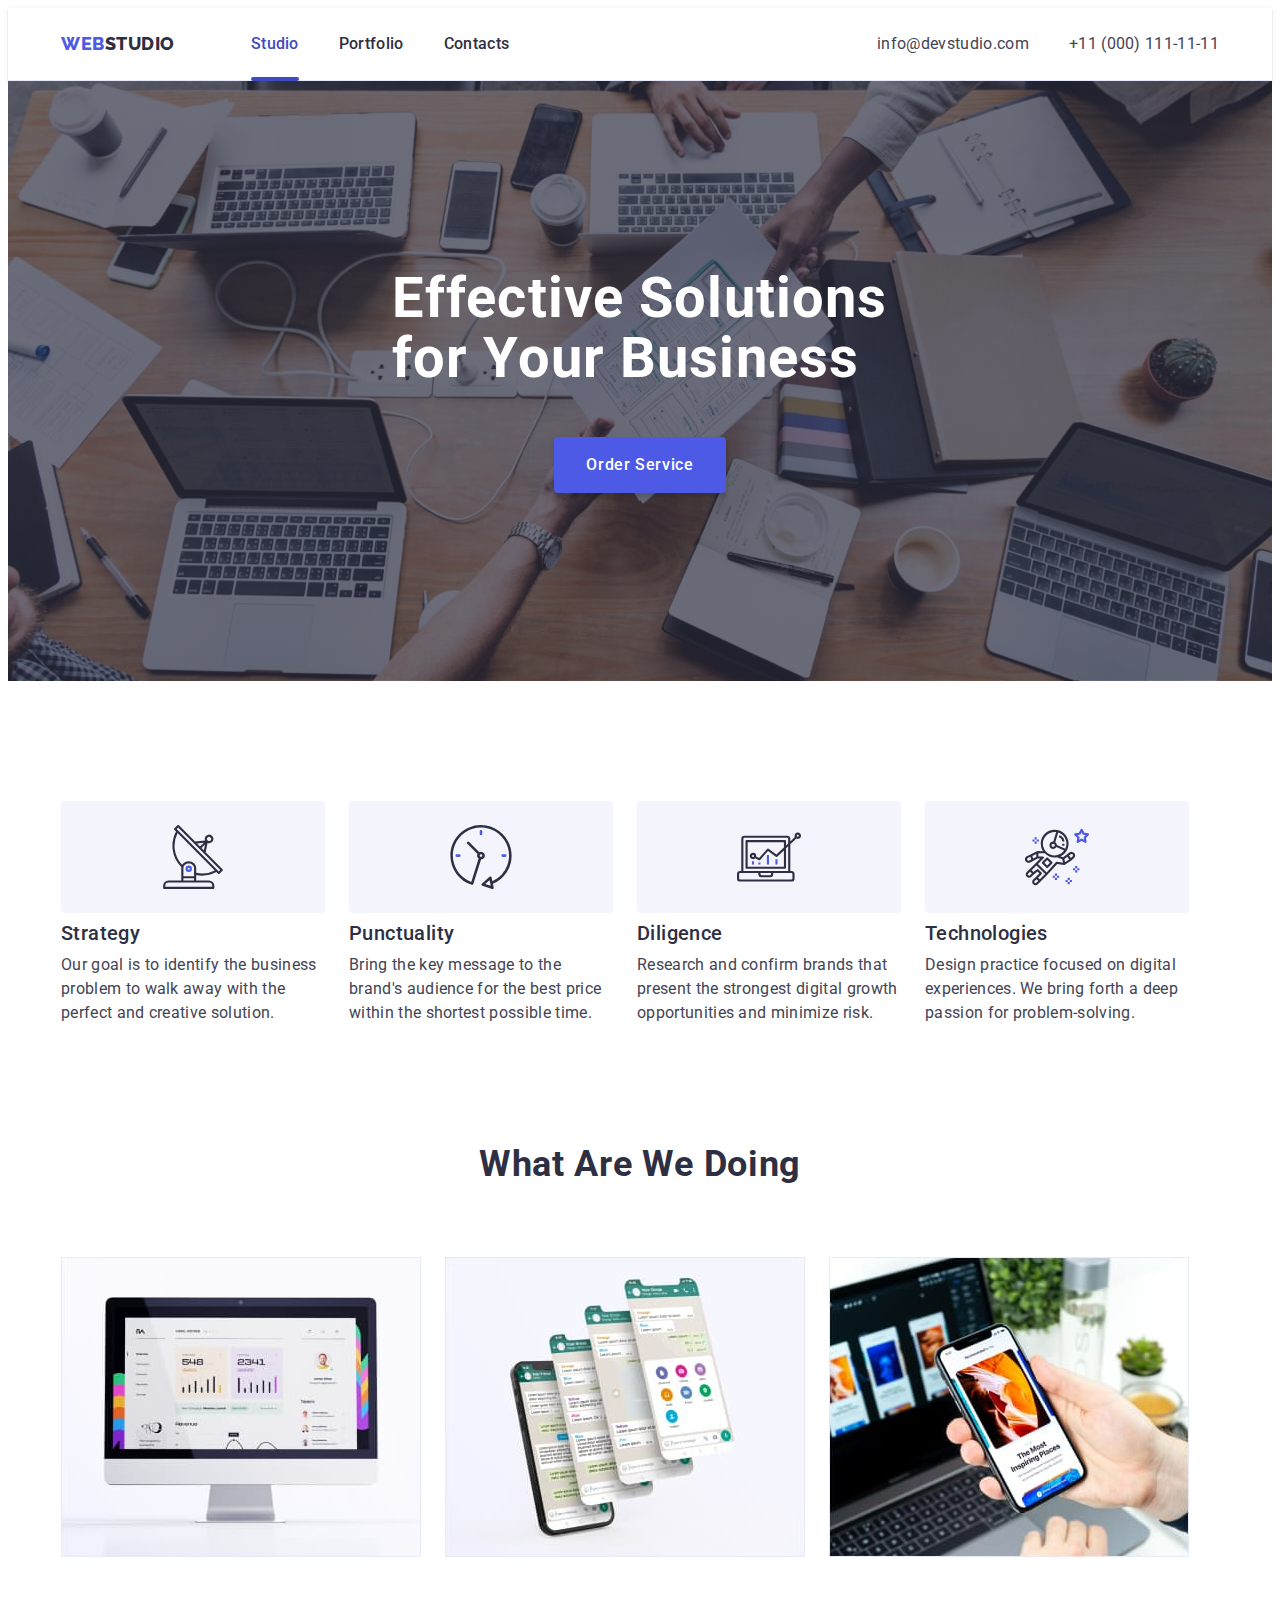
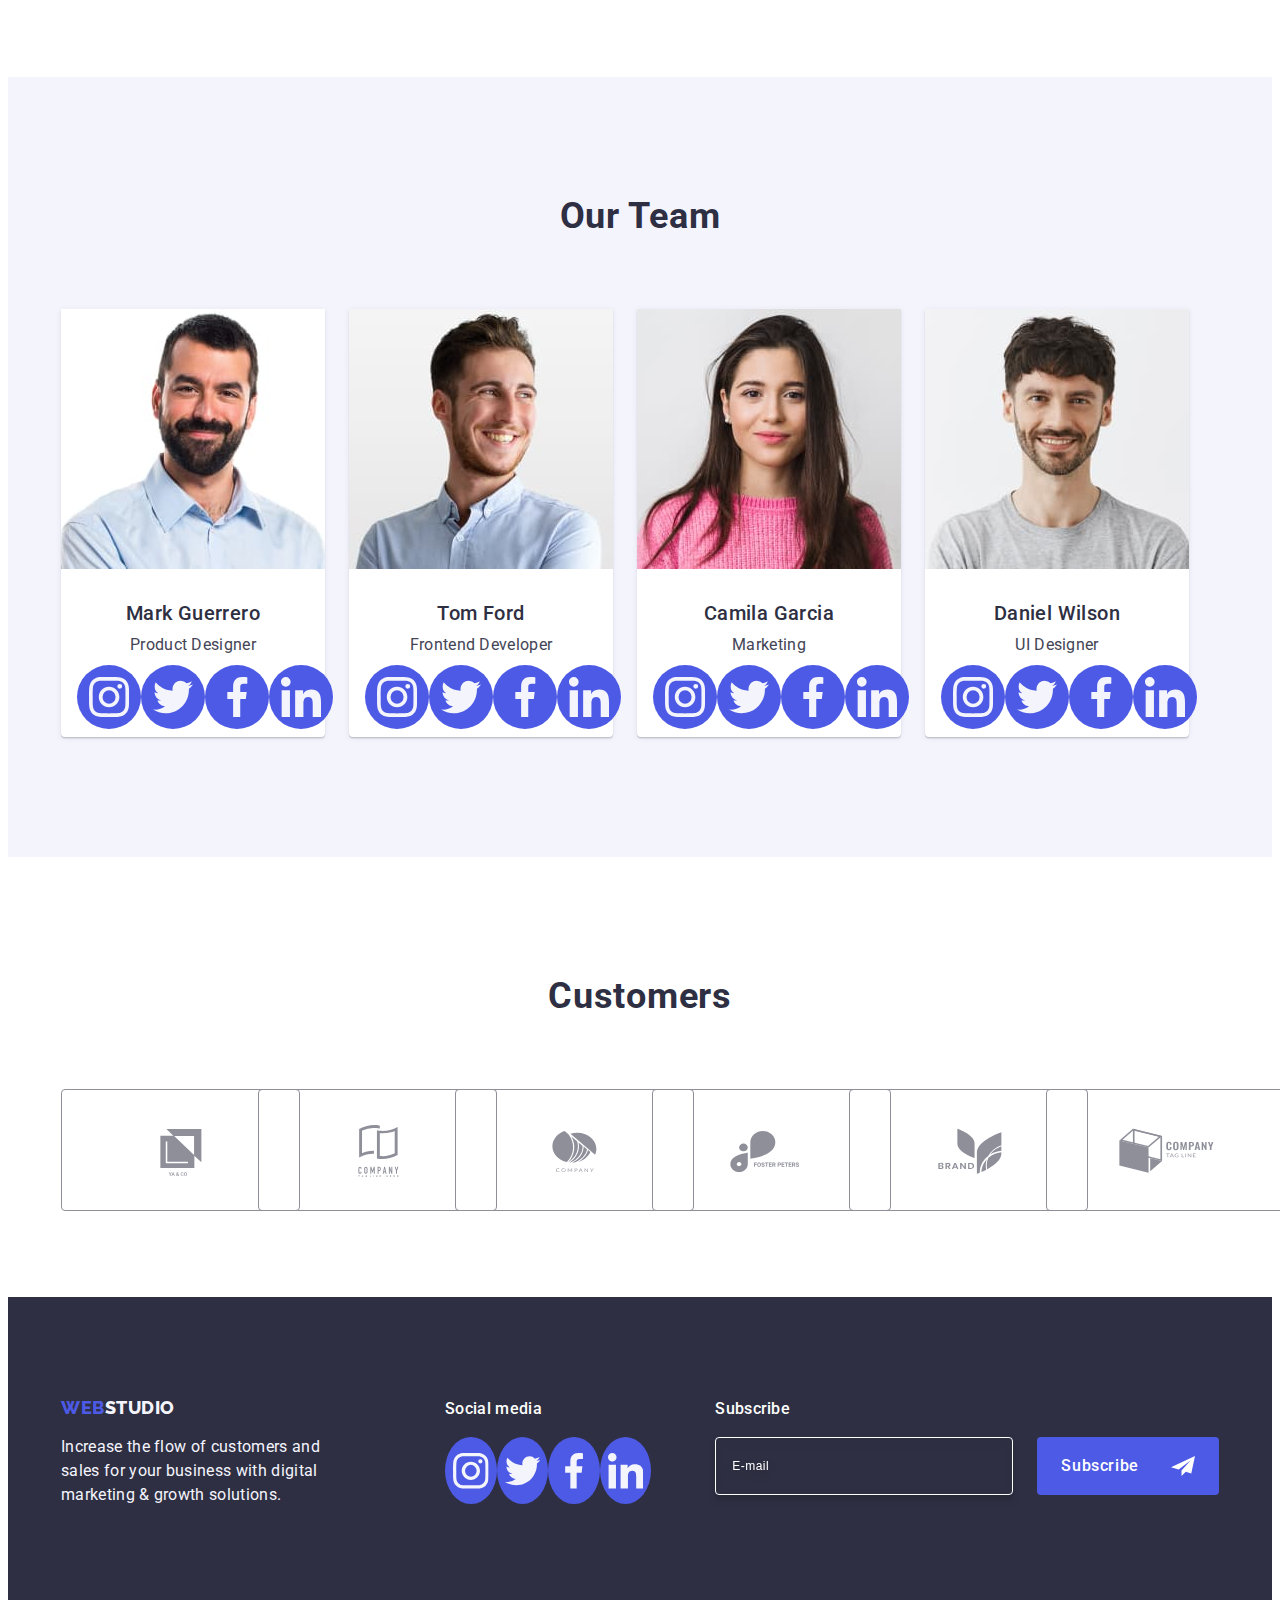
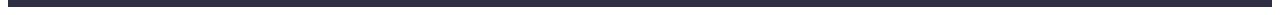
<file: index.html>
<!DOCTYPE html>
<html lang="en">
	<head>
		<meta charset="UTF-8" />
		<meta name="viewport" content="width=device-width, initial-scale=1.0" />
		<title>Studio</title>
		<link rel="preconnect" href="https://fonts.googleapis.com " />
		<link rel="preconnect" href="https://fonts.gstatic.com " crossorigin />
		<link
			href="https://fonts.googleapis.com/css2?family=Raleway:wght@800&family=Roboto:wght@400;500;700&display=swap "
			rel="stylesheet"
		/>
		<link
			rel="stylesheet"
			href="https://cdnjs.cloudflare.com/ajax/libs/modern-normalize/2.0.0/modern-normalize.min.css"
			integrity="sha512-4xo8blKMVCiXpTaLzQSLSw3KFOVPWhm/TRtuPVc4WG6kUgjH6J03IBuG7JZPkcWMxJ5huwaBpOpnwYElP/m6wg=="
			crossorigin="anonymous"
			referrerpolicy="no-referrer"
		/>
		<link rel="stylesheet" href="./css/styles.css" />
	</head>
	<body>
		<header class="header">
			<div class="container header-position">
				<nav class="header-position">
					<a href="./index.html" class="link logo"
						>Web<span class="logo-first">Studio</span></a
					>
					<ul class="list">
						<li class="header-link-mg">
							<a
								href="./index.html"
								class="link header-link current"
								>Studio</a
							>
						</li>
						<li class="header-link-mg">
							<a href="./portfolio.html" class="link header-link"
								>Portfolio</a
							>
						</li>
						<li class="header-link-mg">
							<a href="" class="link header-link">Contacts</a>
						</li>
					</ul>
				</nav>
				<address class="contacts">
					<ul class="list">
						<li class="header-link-mg">
							<a
								href="mailto:info@devstudio.com"
								class="link header-link header-address"
								>info@devstudio.com</a
							>
						</li>
						<li class="header-link-mg">
							<a
								href="tel:+110001111111"
								class="link header-link header-address"
								>+11 (000) 111-11-11</a
							>
						</li>
					</ul>
				</address>
			</div>
		</header>
		<main>
			<section class="hero">
				<div class="container">
					<h1 class="hero-title">
						Effective Solutions for Your Business
					</h1>
					<button
						type="button"
						data-modal-open
						class="button button-main"
					>
						Order Service
					</button>
				</div>
			</section>
			<section class="advantages">
				<div class="container">
					<h2 class="visually-hidden">Advantages</h2>
					<ul class="list">
						<li class="advantages-li">
							<div class="advantages-svg">
								<svg class="icon-adv" width="64" height="64">
									<use
										href="./images/icons.svg#icon-antenna"
									></use>
								</svg>
							</div>
							<h3 class="advantages-h">Strategy</h3>
							<p class="advantages-p">
								Our goal is to identify the business problem to
								walk away with the perfect and creative
								solution.
							</p>
						</li>
						<li class="advantages-li">
							<div class="advantages-svg">
								<svg class="icon-adv" width="64" height="64">
									<use
										href="./images/icons.svg#icon-clock"
									></use>
								</svg>
							</div>
							<h3 class="advantages-h">Punctuality</h3>
							<p class="advantages-p">
								Bring the key message to the brand's audience
								for the best price within the shortest possible
								time.
							</p>
						</li>
						<li class="advantages-li">
							<div class="advantages-svg">
								<svg class="icon-adv" width="64" height="64">
									<use
										href="./images/icons.svg#icon-diagram"
									></use>
								</svg>
							</div>
							<h3 class="advantages-h">Diligence</h3>
							<p class="advantages-p">
								Research and confirm brands that present the
								strongest digital growth opportunities and
								minimize risk.
							</p>
						</li>
						<li class="advantages-li">
							<div class="advantages-svg">
								<svg class="icon-adv" width="64" height="64">
									<use
										href="./images/icons.svg#icon-astronaut"
									></use>
								</svg>
							</div>
							<h3 class="advantages-h">Technologies</h3>
							<p class="advantages-p">
								Design practice focused on digital experiences.
								We bring forth a deep passion for
								problem-solving.
							</p>
						</li>
					</ul>
				</div>
			</section>
			<section class="doing">
				<div class="container">
					<h2 class="title">What are we doing</h2>
					<ul class="list">
						<li class="list-doing">
							<img
								src="./images/img1.jpg"
								alt="Computer"
								width="360"
							/>
						</li>
						<li class="list-doing">
							<img
								src="./images/img2.jpg"
								alt="Smartphone"
								width="360"
							/>
						</li>
						<li class="list-doing">
							<img
								src="./images/img3.jpg"
								alt="Smartphone in hand"
								width="360"
							/>
						</li>
					</ul>
				</div>
			</section>
			<section class="team">
				<div class="container team-container">
					<h2 class="title">Our Team</h2>
					<ul class="list">
						<li class="team-card">
							<img
								src="./images/person1.jpg"
								alt="Mark Guerrero"
								width="264"
							/>
							<div class="team-information">
								<h3 class="team-name">Mark Guerrero</h3>
								<p class="team-front">Product Designer</p>
								<ul class="list social-list">
									<li class="social-li">
										<a
											href="https://www.instagram.com/"
											class="social-bc"
										>
											<svg
												class="social-link"
												width="16"
												height="16"
											>
												<use
													href="./images/icons.svg#icon-instagram"
												></use>
											</svg>
										</a>
									</li>
									<li class="social-li">
										<a
											href="https://www.twitter.com/"
											class="social-bc"
										>
											<svg
												class="social-link"
												width="16"
												height="16"
											>
												<use
													href="./images/icons.svg#icon-twitter"
												></use>
											</svg>
										</a>
									</li>
									<li class="social-li">
										<a
											href="https://www.facebook.com/"
											class="social-bc"
										>
											<svg
												class="social-link"
												width="16"
												height="16"
											>
												<use
													href="./images/icons.svg#icon-facebook"
												></use>
											</svg>
										</a>
									</li>
									<li class="social-li">
										<a
											href="https://www.linkedin.com/"
											class="social-bc"
										>
											<svg
												class="social-link"
												width="16"
												height="16"
											>
												<use
													href="./images/icons.svg#icon-linkedin"
												></use>
											</svg>
										</a>
									</li>
								</ul>
							</div>
						</li>
						<li class="team-card">
							<img
								src="./images/person2.jpg"
								alt="Tom Ford"
								width="264"
							/>
							<div class="team-information">
								<h3 class="team-name">Tom Ford</h3>
								<p class="team-front">Frontend Developer</p>
								<ul class="list social-list">
									<li class="social-li">
										<a
											href="https://www.instagram.com/"
											class="social-bc"
										>
											<svg
												class="social-link"
												width="16"
												height="16"
											>
												<use
													href="./images/icons.svg#icon-instagram"
												></use>
											</svg>
										</a>
									</li>
									<li class="social-li">
										<a
											href="https://www.twitter.com/"
											class="social-bc"
										>
											<svg
												class="social-link"
												width="16"
												height="16"
											>
												<use
													href="./images/icons.svg#icon-twitter"
												></use>
											</svg>
										</a>
									</li>
									<li class="social-li">
										<a
											href="https://www.facebook.com/"
											class="social-bc"
										>
											<svg
												class="social-link"
												width="16"
												height="16"
											>
												<use
													href="./images/icons.svg#icon-facebook"
												></use>
											</svg>
										</a>
									</li>
									<li class="social-li">
										<a
											href="https://www.linkedin.com/"
											class="social-bc"
										>
											<svg
												class="social-link"
												width="16"
												height="16"
											>
												<use
													href="./images/icons.svg#icon-linkedin"
												></use>
											</svg>
										</a>
									</li>
								</ul>
							</div>
						</li>
						<li class="team-card">
							<img
								src="./images/person3.jpg"
								alt="Camila Garcia"
								width="264"
							/>
							<div class="team-information">
								<h3 class="team-name">Camila Garcia</h3>
								<p class="team-front">Marketing</p>
								<ul class="list social-list">
									<li class="social-li">
										<a
											href="https://www.instagram.com/"
											class="social-bc"
										>
											<svg
												class="social-link"
												width="16"
												height="16"
											>
												<use
													href="./images/icons.svg#icon-instagram"
												></use>
											</svg>
										</a>
									</li>
									<li class="social-li">
										<a
											href="https://www.twitter.com/"
											class="social-bc"
										>
											<svg
												class="social-link"
												width="16"
												height="16"
											>
												<use
													href="./images/icons.svg#icon-twitter"
												></use>
											</svg>
										</a>
									</li>
									<li class="social-li">
										<a
											href="https://www.facebook.com/"
											class="social-bc"
										>
											<svg
												class="social-link"
												width="16"
												height="16"
											>
												<use
													href="./images/icons.svg#icon-facebook"
												></use>
											</svg>
										</a>
									</li>
									<li class="social-li">
										<a
											href="https://www.linkedin.com/"
											class="social-bc"
										>
											<svg
												class="social-link"
												width="16"
												height="16"
											>
												<use
													href="./images/icons.svg#icon-linkedin"
												></use>
											</svg>
										</a>
									</li>
								</ul>
							</div>
						</li>
						<li class="team-card">
							<img
								src="./images/person4.jpg"
								alt="Daniel Wilson"
								width="264"
							/>
							<div class="team-information">
								<h3 class="team-name">Daniel Wilson</h3>
								<p class="team-front">UI Designer</p>
								<ul class="list social-list">
									<li class="social-li">
										<a
											href="https://www.instagram.com/"
											class="social-bc"
										>
											<svg
												class="social-link"
												width="16"
												height="16"
											>
												<use
													href="./images/icons.svg#icon-instagram"
												></use>
											</svg>
										</a>
									</li>
									<li class="social-li">
										<a
											href="https://www.twitter.com/"
											class="social-bc"
										>
											<svg
												class="social-link"
												width="16"
												height="16"
											>
												<use
													href="./images/icons.svg#icon-twitter"
												></use>
											</svg>
										</a>
									</li>
									<li class="social-li">
										<a
											href="https://www.facebook.com/"
											class="social-bc"
										>
											<svg
												class="social-link"
												width="16"
												height="16"
											>
												<use
													href="./images/icons.svg#icon-facebook"
												></use>
											</svg>
										</a>
									</li>
									<li class="social-li">
										<a
											href="https://www.linkedin.com/"
											class="social-bc"
										>
											<svg
												class="social-link"
												width="16"
												height="16"
											>
												<use
													href="./images/icons.svg#icon-linkedin"
												></use>
											</svg>
										</a>
									</li>
								</ul>
							</div>
						</li>
					</ul>
				</div>
			</section>
			<section class="customers">
				<div class="container">
					<h2 class="title">Customers</h2>
					<ul class="list customers-list">
						<li class="customers-li">
							<a href="" class="customers-logo"
								><svg class="icon-logo" width="104" height="56">
									<use
										href="./images/icons.svg#icon-Logo1"
									></use></svg></a>
						</li>
						<li class="customers-li">
							<a href="" class="customers-logo"
								><svg class="icon-logo" width="104" height="56">
									<use
										href="./images/icons.svg#icon-Logo2"
									></use></svg></a>
						</li>
						<li class="customers-li">
							<a href="" class="customers-logo"
								><svg class="icon-logo" width="104" height="56">
									<use
										href="./images/icons.svg#icon-Logo3"
									></use></svg></a>
						</li>
						<li class="customers-li">
							<a href="" class="customers-logo"
								><svg class="icon-logo" width="104" height="56">
									<use
										href="./images/icons.svg#icon-Logo4"
									></use></svg></a>
						</li>
						<li class="customers-li">
							<a href="" class="customers-logo"
								><svg class="icon-logo" width="104" height="56">
									<use
										href="./images/icons.svg#icon-Logo5"
									></use></svg></a>
						</li>
						<li class="customers-li">
							<a href="" class="customers-logo"
								><svg class="icon-logo" width="104" height="56">
									<use
										href="./images/icons.svg#icon-Logo6"
									></use></svg></a>
						</li>
					</ul>
				</div>
			</section>
		</main>
		<footer class="footer">
        <div class="container footer-content">
            <div class="footer-info"> <a href="./index.html" class="link logo logo-footer">Web<span class="logo-second">Studio</span></a>
                <p class="footer-p">Increase the flow of customers and sales for your business with digital marketing & growth solutions.</p></div>
            <div><p class="sosial-title">Social media</p>
                <ul class="list social-list-footer">
                        <li class="footer-li">
                            <a href="https://www.instagram.com/" class="social-bc-footer">
                                <svg class="social-link" width="24" height="24">
                                <use href="./images/icons.svg#icon-instagram"></use></svg>
                            </a>
                        </li>
                        <li class="footer-li">
                            <a href="" class="social-bc-footer">
                                <svg class="social-link" width="24" height="24">
                                <use href="./images/icons.svg#icon-twitter"></use></svg>
                            </a>
                        </li>
                        <li class="footer-li">
                            <a href="" class="social-bc-footer">
                                <svg class="social-link" width="24" height="24">
                                <use href="./images/icons.svg#icon-facebook"></use></svg>
                            </a>
                        </li>
                        <li class="footer-li">
                            <a href="" class="social-bc-footer">
                                <svg class="social-link" width="24" height="24">
                                <use href="./images/icons.svg#icon-linkedin"></use></svg>
                            </a>
                        </li>
                    </ul></div>
                <div class="footer-form">
                    <p class="footer-warning">Subscribe</p>
                    <form action="./" class="subscribe">
                        <label for="email" class="label-footer">
                            <input class="input-footer"
                            type="email"
							name="email"
							id="email"
							placeholder="E-mail"/>
                        </label>
                        <button type="submit" class="button submit-footer">Subscribe
                            <svg width="24" height="24" class="telegram">
							<use href="./images/icons.svg#icon-telegram"></use>
						</svg> </button>
                    </form>
                </div>
        </div>
    </footer>
		<div data-modal class="data-modal is-hidden">
			<div class="modal-window">
				<button class="btn-modal" data-modal-close type="button">
					<svg width="8" height="8" class="close">
						<use href="./images/icons.svg#close"></use>
					</svg>
				</button>
				<p class="form-p">
						<strong
								>Leave your contacts and we will call you back</strong>
				</p>
				<form action="/" class="modal-form">
					<div class="form-inputs">
								<label class="label" for="user-name"
									>Name</label>
									<div class="form-input"><input class="input" type="text" name="user-name" id="user-name" />
									<svg class="icons-form" width="18" height="24">
										<use
											href="./images/icons.svg#icon-person"
										></use>
									</svg></div></div>
					<div class="form-inputs"><label class="label" for="tel"
									>Phone</label><div class="form-input"><input class="input" type="tel" name="tel" id="tel" />
									<svg class="icons-form" width="18" height="24">
										<use
											href="./images/icons.svg#icon-phone"
										></use>
									</svg></div></div>
					<div class="form-inputs"><label class="label" for="mail"
									>Email</label><div class="form-input"><input class="input" type="email" name="mail" id="mail" />
									<svg class="icons-form" width="18" height="24">
										<use
											href="./images/icons.svg#icon-email"
										></use></svg></div></div>
					<div class="form-comment">
									<label class="label" for="user-comment">Comment</label><textarea  class="input-comment"
									name="user-comment"
									id="user-comment"
									placeholder="Text input"
								></textarea></div>
					<div class="form-input-checkbox">
							<input class="visually-hidden" type="checkbox" name="user-privacy" id="user-privacy" value="true" />
							<label class="privacy" for="user-privacy"
								> <span class="custom-input-checkbox"><svg width="10" height="8">
									<use
										href="./images/icons.svg#icon-click"
									></use>
								</svg></span>I accept the terms and conditions of the <a href="#" class="privacy-policy">Privacy Policy</a>
							</label>
					</div>
					<button class="send-btn button" type="submit">Send</button>
				</form>
			</div>
		</div>
		<script src="./js/modal.js"></script>
	</body>
</html>
</file>
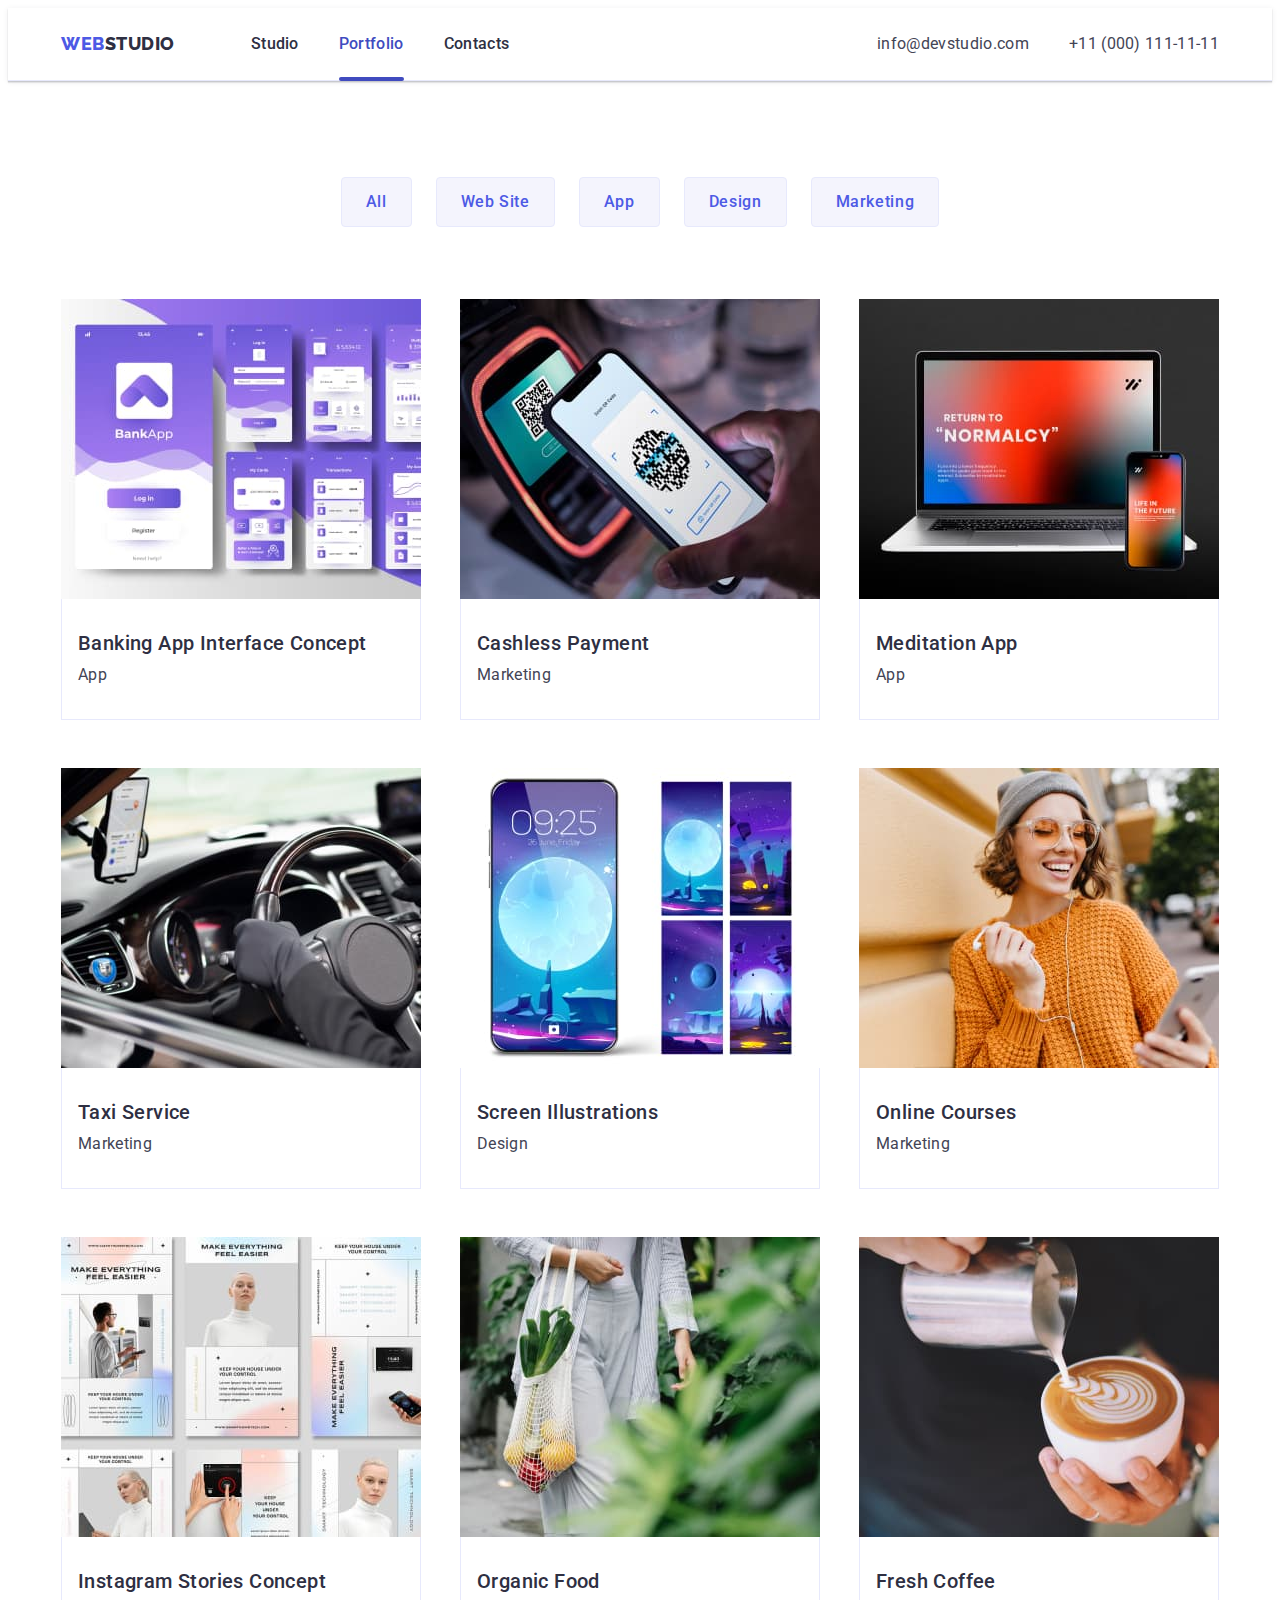
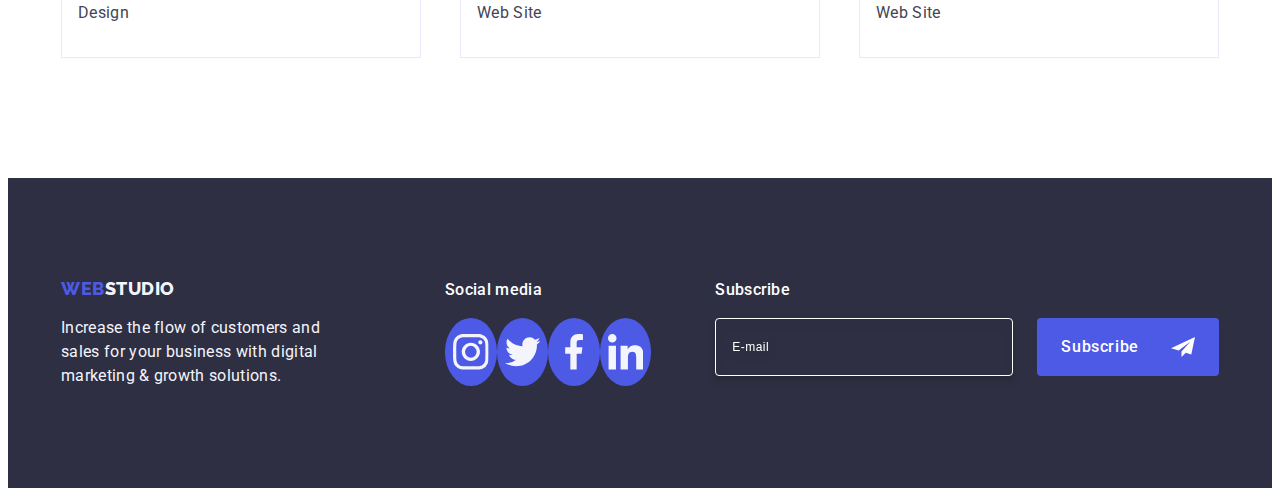
<file: portfolio.html>
<!DOCTYPE html>
<html lang="en">
<head>
    <meta charset="UTF-8">
    <meta name="viewport" content="width=device-width, initial-scale=1.0">
    <link rel="preconnect" href="https://fonts.googleapis.com ">
    <link rel="preconnect" href="https://fonts.gstatic.com " crossorigin>
    <link href="https://fonts.googleapis.com/css2?family=Raleway:wght@800&family=Roboto:wght@400;500;700&display=swap " rel="stylesheet">
    <title>Portfolio</title>
    <link rel="stylesheet" href="https://cdnjs.cloudflare.com/ajax/libs/modern-normalize/2.0.0/modern-normalize.min.css" integrity="sha512-4xo8blKMVCiXpTaLzQSLSw3KFOVPWhm/TRtuPVc4WG6kUgjH6J03IBuG7JZPkcWMxJ5huwaBpOpnwYElP/m6wg==" crossorigin="anonymous" referrerpolicy="no-referrer" />
    <link rel="stylesheet" href="./css/styles.css" />
</head>
<body>
     <header class="header">
        <div class="container header-position">
            <nav class="header-position"> 
            <a href="./index.html" class="link logo">Web<span class="logo-first">Studio</span></a>
            <ul class="list">
                <li class="header-link-mg"> <a href="./index.html" class="link header-link">Studio</a>
                </li>
                <li class="header-link-mg"> <a href="./portfolio.html" class="link header-link current">Portfolio</a>
                </li>
                <li class="header-link-mg"> <a href="" class="link header-link">Contacts</a>
                </li>
            </ul>
            </nav>
            <address class="contacts"><ul class="list">
                <li class="header-link-mg"><a href="mailto:info@devstudio.com" class="link header-link header-address">info@devstudio.com</a></li>
                <li class="header-link-mg"><a href="tel:+110001111111" class="link header-link header-address">+11 (000) 111-11-11</a></li>
            </ul></address>
            </div>
    </header>
    <main>
        <section class="portfolio">
            <div class="container">
            <h1 class="visually-hidden">Portfolio</h1>
            <ul class="list portfolio-list">
                <li class="button-portfolio-li"><button type="button" class="button button-portfolio">All</button></li>
                <li class="button-portfolio-li"><button type="button" class="button button-portfolio">Web Site</button></li>
                <li class="button-portfolio-li"><button type="button" class="button button-portfolio">App</button></li>
                <li class="button-portfolio-li"><button type="button" class="button button-portfolio">Design</button></li>
                <li class="button-portfolio-li"><button type="button" class="button button-portfolio">Marketing</button></li>
            </ul>
            <ul class="list portfolio-list-card">
                <li class="portfolio-card">
                    <a href="" class="link portfolio-card-a">
                        <div class="position-card"><img src="./images/content1.jpg" alt="Forms" width="360">
                        <p class="overlay">14 Stylish and User-Friendly App Design Concepts · Task Manager App · Calorie Tracker App · Exotic Fruit Ecommerce App · Cloud Storage App</p>
                        </div>
                        <div class="card-portfolio-info"><h2 class="card-h">Banking App Interface Concept</h2>
                        <p class="card-p">App</p></div>
                    </a>
                </li>
                <li class="portfolio-card">
                    <a href="" class="link portfolio-card-a">
                        <div class="position-card"><img src="./images/content2.jpg" alt="Smartfone" width="360">
                        <p class="overlay">14 Stylish and User-Friendly App Design Concepts · Task Manager App · Calorie Tracker App · Exotic Fruit Ecommerce App · Cloud Storage App</p>
                        </div>
                    <div class="card-portfolio-info"><h2 class="card-h">Cashless Payment</h2>
                        <p class="card-p">Marketing</p></div>
                    </a>
                </li>
                <li class="portfolio-card">
                    <a href="" class="link portfolio-card-a">
                        <div class="position-card"><img src="./images/content3.jpg" alt="Computer" width="360">
                        <p class="overlay">14 Stylish and User-Friendly App Design Concepts · Task Manager App · Calorie Tracker App · Exotic Fruit Ecommerce App · Cloud Storage App</p>
                        </div>
                        <div class="card-portfolio-info"><h2 class="card-h">Meditation App</h2>
                        <p class="card-p">App</p></div>
                    </a>
                </li>
                <li class="portfolio-card">
                    <a href="" class="link portfolio-card-a">
                        <div class="position-card"><img src="./images/content4.jpg" alt="Shortest Wheel" width="360">
                        <p class="overlay">14 Stylish and User-Friendly App Design Concepts · Task Manager App · Calorie Tracker App · Exotic Fruit Ecommerce App · Cloud Storage App</p>
                        </div>
                        <div class="card-portfolio-info"><h2 class="card-h">Taxi Service</h2>
                        <p class="card-p">Marketing</p></div>
                    </a>
                </li>
                <li class="portfolio-card">
                    <a href="" class="link portfolio-card-a">
                        <div class="position-card"><img src="./images/content5.jpg" alt="Screen Illustrations" width="360">
                        <p class="overlay">14 Stylish and User-Friendly App Design Concepts · Task Manager App · Calorie Tracker App · Exotic Fruit Ecommerce App · Cloud Storage App</p>
                        </div>
                        <div class="card-portfolio-info"><h2 class="card-h">Screen Illustrations</h2>
                        <p class="card-p">Design</p></div>
                    </a>
                </li>
                <li class="portfolio-card">
                    <a href="" class="link portfolio-card-a">
                        <div class="position-card"><img src="./images/content6.jpg" alt="Girl" width="360">
                        <p class="overlay">14 Stylish and User-Friendly App Design Concepts · Task Manager App · Calorie Tracker App · Exotic Fruit Ecommerce App · Cloud Storage App</p></div>
                        <div class="card-portfolio-info"><h2 class="card-h">Online Courses</h2>
                        <p class="card-p">Marketing</p></div>
                    </a>
                </li>
                <li class="portfolio-card">
                    <a href="" class="link portfolio-card-a">
                        <div class="position-card"><img src="./images/content7.jpg" alt="Makets" width="360">
                        <p class="overlay">14 Stylish and User-Friendly App Design Concepts · Task Manager App · Calorie Tracker App · Exotic Fruit Ecommerce App · Cloud Storage App</p></div>
                        <div class="card-portfolio-info"><h2 class="card-h">Instagram Stories Concept</h2>
                        <p class="card-p">Design</p></div>
                    </a>
                </li>
                <li class="portfolio-card">
                    <a href="" class="link portfolio-card-a">
                        <div class="position-card"><img src="./images/content8.jpg" alt="Food" width="360">
                        <p class="overlay">14 Stylish and User-Friendly App Design Concepts · Task Manager App · Calorie Tracker App · Exotic Fruit Ecommerce App · Cloud Storage App</p></div>
                        <div class="card-portfolio-info"><h2 class="card-h">Organic Food</h2>
                        <p class="card-p">Web Site</p></div>
                    </a>
                </li>
                <li class="portfolio-card">
                    <a href="" class="link portfolio-card-a">
                        <div class="position-card"><img src="./images/content9.jpg" alt="Coffee" width="360">
                        <p class="overlay">14 Stylish and User-Friendly App Design Concepts · Task Manager App · Calorie Tracker App · Exotic Fruit Ecommerce App · Cloud Storage App</p></div>
                        <div class="card-portfolio-info"><h2 class="card-h">Fresh Coffee</h2>
                        <p class="card-p">Web Site</p></div>
                    </a>
                </li>
            </ul>
            </div>
        </section>
    </main>
  	<footer class="footer">
        <div class="container footer-content">
            <div class="footer-info"> <a href="./index.html" class="link logo logo-footer">Web<span class="logo-second">Studio</span></a>
                <p class="footer-p">Increase the flow of customers and sales for your business with digital marketing & growth solutions.</p></div>
            <div><p class="sosial-title">Social media</p>
                <ul class="list social-list-footer">
                        <li class="footer-li">
                            <a href="https://www.instagram.com/" class="social-bc-footer">
                                <svg class="social-link" width="24" height="24">
                                <use href="./images/icons.svg#icon-instagram"></use></svg>
                            </a>
                        </li>
                        <li class="footer-li">
                            <a href="" class="social-bc-footer">
                                <svg class="social-link" width="24" height="24">
                                <use href="./images/icons.svg#icon-twitter"></use></svg>
                            </a>
                        </li>
                        <li class="footer-li">
                            <a href="" class="social-bc-footer">
                                <svg class="social-link" width="24" height="24">
                                <use href="./images/icons.svg#icon-facebook"></use></svg>
                            </a>
                        </li>
                        <li class="footer-li">
                            <a href="" class="social-bc-footer">
                                <svg class="social-link" width="24" height="24">
                                <use href="./images/icons.svg#icon-linkedin"></use></svg>
                            </a>
                        </li>
                    </ul></div>
                <div class="footer-form">
                    <p class="footer-warning">Subscribe</p>
                    <form action="./" class="subscribe">
                        <label for="email" class="label-footer">
                            <input class="input-footer"
                            type="email"
							name="email"
							id="email"
							placeholder="E-mail"/>
                        </label>
                        <button type="submit" class="button submit-footer">Subscribe
                            <svg width="24" height="24" class="telegram">
							<use href="./images/icons.svg#icon-telegram"></use>
						</svg> </button>
                    </form>
                </div>
        </div>
    </footer>
</body>
</html>
</file>
<file: css/styles.css>
/* Глобальні стилі */

:root {
    --main-font: 'Roboto', sans-serif;
    --second-font: 'Raleway', sans-serif;
    --black: #000000;
    --navyblue: #2E2F42;
    --light-slate: rgba(142, 143, 153, 1);
    --slate: #434455;
    --white: #FFF;
    --green-blue:#31d0aa;
    --iris: #4D5AE5;
    --ocean: #404BBF;
    --cloud: #F4F4FD;
    --cornflower: #E7E9FC;
    --modal:#fcfcfc;
    --navyblue-modal: rgba(46, 47, 66, 0.4);
    --cubic: cubic-bezier(0.4, 0, 0.2, 1);
}

body {
    font-family: var(--main-font);
    background-color: var(--white);
    color: var(--slate);
}

h1,
h2,
h3,
h4,
h5,
h6,
p {
    margin-top: 0;
    margin-bottom: 0;
}

ul,
ol {
    margin-top: 0;
    margin-bottom: 0;
    padding-left: 0;
}

img{
    display: block;
}

a{
    display: inline-block;
}

.link {
    transition: color 250ms var(--cubic);
    text-decoration: none;
    color: inherit;
}

.link:hover,
.link:focus{
    color: var(--ocean);
}

.list {
    display: flex;
    list-style: none;
}

.button{
    transition: background-color 250ms var(--cubic);
    border: none;
    display: block;
    font-family: var(--main-font);
    font-size: 16px;
    font-style: normal;
    font-weight: 500;
    line-height: 1.5;
    letter-spacing: 0.04em;
    cursor: pointer;
}

.button:hover,
.button:focus {
    background-color: var(--ocean);
    color: var(--white);
}


.logo {
    color: var(--iris);
    font-family: var(--second-font);
    font-weight: 800;
    font-size: 18px;
    line-height: 1.17;
    letter-spacing: 0.03em;
    text-transform: uppercase;
}

.logo:hover,
.logo:focus{
    color: var(--iris);
}

.title {
    margin-bottom: 72px;
    color: var(--navyblue);
    text-align: center;
    font-size: 36px;
    line-height: 1.11;
    letter-spacing: 0.02em;
    text-transform: capitalize;
}

.container{
    padding: 0 15px;
    max-width: 1158px;
    margin: 0 auto;
}

.visually-hidden {
    position: absolute;
    width: 1px;
    height: 1px;
    margin: -1px;
    border: 0;
    padding: 0;
    white-space: nowrap;
    clip-path: inset(100%);
    clip: rect(0 0 0 0);
    overflow: hidden;
}

/*Header*/

.header{
    border-bottom: 1px solid var(--cornflower);
    box-shadow: 0px 2px 1px rgba(46, 47, 66, 0.08), 0px 1px 1px rgba(46, 47, 66, 0.16), 0px 1px 6px rgba(46, 47, 66, 0.08);
}

nav{
    margin-right: auto;
}

.header-position{
    display: flex;
    align-items: center;
}

.header-link{
    padding: 24px 0;
    display: inline-block;
    color: var(--navyblue);
    font-size: 16px;
    font-weight: 500;
    line-height: 24px;
    letter-spacing: 0.02em;
}

.header-link-mg:not(:last-child){
    margin-right: 40px;
}


.header-address{
    font-style: normal;
    color: var(--slate);
    font-weight: 400;
}

.logo:first-child{
    margin-right: 76px;
}


.logo-first{
    color: var(--navyblue);
}

.logo-second{
    color: var(--cloud)
}


.contacts{
    font-style: normal;
}

.current{
    color: var(--ocean);
    position:relative;
}

.current::after{
    display:block;
    content: '';
    background-color: var(--ocean);
    border-radius: 2px;
    height: 4px;
    width: 100%;
    position:absolute;
    bottom:-1px;



}

/*Hero*/

/*background-color: var(--navyblue);*/


.hero{
    margin: 0 auto;
    max-width: 1440px;
    padding: 188px 0;
    background-image: linear-gradient(rgba(46, 47, 66, 0.7),
    rgba(46, 47, 66, 0.7)), url(../images/bcg.jpg);
    background-repeat: no-repeat;
    background-position: center;
    background-size: cover;

}

.hero-title {
    max-width: 496px;
    color: var(--white);
    font-size: 56px;
    font-weight: 700;
    line-height: 1.07;
    letter-spacing: 0.02em;
    margin-bottom: 48px;
    margin-left: auto;
    margin-right: auto;
}

.button-main{
    margin: auto;
    min-width: 169px;
    height: 56px;
    padding: 16px 32px;
    border-radius: 4px;
    box-shadow: 0px 4px 4px 0px rgba(0, 0, 0, 0.15);
    background-color: var(--iris);
    color: var(--white, );
}


/*Advantages*/

.advantages,
.customers,
.team{
    padding: 120px 0;
}

.doing{
    padding-bottom: 120px;
}

.advantages-svg{
    display: flex;
    align-items: center;
    justify-content: center;
    flex-shrink: 0;
    border-radius: 4px;
    background: var(--cloud);
    width: 264px;
    height: 112px;
    margin-bottom: 8px;
}


.list-doing:not(:last-child){
    margin-right: 24px;
}


.advantages-h,
.card-h,
.team-name{
    margin-bottom: 8px;
    color:var(--navyblue);
    font-size: 20px;
    font-weight: 500;
    line-height: 1.2;
    letter-spacing: 0.02em;
}

.advantages-p{
    width: 264px;
}

.advantages-p,
.card-p,
.team-front {
    color: var(--slate);
    font-size: 16px;
    font-weight: 400;
    line-height: 24px;
    letter-spacing: 0.02em;
}

.advantages-li:not(:last-child){
    margin-right: 24px;
}

/*Our Team*/


.team {
    background-color: var(--cloud);
}

.team-card{
    background-color: var(--white);
    border-radius: 0px 0px 4px 4px;
    box-shadow: 0px 2px 1px 0px rgba(46, 47, 66, 0.08), 0px 1px 1px 0px rgba(46, 47, 66, 0.16), 0px 1px 6px 0px rgba(46, 47, 66, 0.08);
}

.team-card:not(:last-child){
    margin-right: 24px;
}

.team-information{
    padding: 32px 0;
    text-align: center;
}

.social-bc,
.social-bc-footer{
    padding: 12px;
    display: flex;
    align-items: center;
    justify-content: center;
    width: 100%;
    height: 100%;
    fill: var(--cloud);
    background-color: var(--iris);
    border-radius: 50%;
    transition: background-color 250ms var(--cubic);
}

.social-li{
    width: 40px;
    height: 40px;
}

.social-bc-footer{
    padding: 8px;
}

.social-bc:hover,
.social-bc:focus{
    background-color: var(--ocean);
}

.social-list{
    justify-content: center;
    margin-top: 8px;
    padding: 0 16px;
    gap: 24px;
}

.social-link{
    width: 100%;
    height: 100%;
}

/*customers*/

.customers-list{
    display: flex;
    gap: 24px;
}

.customers-li{
    width: calc((100% - 120px) / 6);
    height: 88px;
}

.customers-logo{
    padding: 16px 32px;
    display: flex;
    align-items: center;
    justify-content: center;
    width: 100%;
    height: 100%;
    border-radius: 4px;
    border: 1px solid var(--light-slate);
    transition: border-color 250ms var(--cubic), color 250ms cubic-bezier(0.4, 0, 0.2, 1);
    color: var(--light-slate);
}

.customers-logo:hover,
.customers-logo:focus{
    border-color: var(--ocean);
    color: var(--ocean);
}


.icon-logo{
    fill: currentColor;
    transition: fill 250ms var(--cubic);
}


/*Footer*/

.footer{
    padding: 100px 0;
    background-color: var(--navyblue);
    color: var(--cloud);
}
.footer-link{
    margin-left: 120px;
}

.footer-content{
    display: flex;
    align-items: baseline;
}

.footer-info{
    margin-right: 120px;
}

.sosial-title{
    font-weight: 500;
    color: var(--white);
    font-size: 16px;
    line-height: 1.5;
    letter-spacing: 0.02em;
    margin-bottom: 16px;
}

.social-list-footer{
    gap: 16px;
}

.social-bc-footer:hover,
.social-bc-footer:focus{
    background-color: var(--green-blue);
}

.logo-footer{
    margin-bottom: 17px;
}

.footer-p{
    width: 264px;
    font-size: 16px;
    font-weight: 400;
    line-height: 24px;
    letter-spacing: 0.02em;
}

.footer-form{
    margin-left: 80px;
}

.footer-warning {
    color: var(--white);
    font-size: 16px;
    font-weight: 500;
    line-height: 1.5;
    letter-spacing: 0.02em;
    margin-bottom: 16px;
}

.subscribe {
    display: flex;
    gap: 24px;

}

.input-footer {
    width: 264px;
    height: 40px;
    background-color: transparent;
    border-radius: 4px;
    border: 1px solid var(--white, #FFF);
    box-shadow: 0px 4px 4px 0px rgba(0, 0, 0, 0.15);
    color: var(--white);
    font-size: 12px;
    font-style: normal;
    font-weight: 400;
    line-height: 1.5;
    letter-spacing: 0.04em;
    padding: 8px 16px;
    filter: drop-shadow(0px 4px 4px rgba(0, 0, 0, 0.15));
}


::placeholder {
    color: var(--white);
}

.submit-footer {
    min-width: 165px;
    display: flex;
    padding: 8px 24px;
    justify-content: center;
    align-items: center;
    gap: 16px;
    border-radius: 4px;
    background: var(--iris);
    color: var(--white);
    text-align: center;
}


.telegram {
    margin-left: 16px;
    fill: currentColor;
}


/*portfolio*/

.portfolio{
    padding: 96px 0 120px 0;
}

.button-portfolio{
    display: flex;
    padding: 12px 24px;
    align-items: flex-start;
    border-radius: 4px;
    border: 1px solid var(--cornflower);
    background: var(--cloud);
    color: var(--iris);
    transition: color 250ms var(--cubic), background-color 250ms var(--cubic), border-color 250ms var(--cubic), box-shadow 250ms var(--cubic);
}

.button-portfolio:hover,
.button-portfolio:focus{
    border: 1px solid transparent;
    box-shadow: 0px 2px 2px 0px rgba(0, 0, 0, 0.12), 0px 2px 1px 0px rgba(0, 0, 0, 0.08), 0px 3px 1px 0px rgba(0, 0, 0, 0.10);
}


.button-portfolio-li:not(:last-child){
    margin-right: 24px;
}

.portfolio-list{
    margin-bottom: 72px;
    justify-content: center;
}

.portfolio-list-card{
    display: flex;
    flex-wrap: wrap;
    justify-content: space-between;
}

.portfolio-card-a{
    display: block;
    transition: box-shadow 250ms var(--cubic);
}

.portfolio-card-a:hover .position-card .overlay,
.portfolio-card-a:focus .position-card .overlay{
    transform: translateY(0%);
}

.portfolio-card-a:hover,
.portfolio-card-a:focus{
    box-shadow: 0px 1px 6px rgba(46, 47, 66, 0.08), 0px 1px 1px rgba(46, 47, 66, 0.16), 0px 2px 1px rgba(46, 47, 66, 0.08);
}

.portfolio-card:not(:nth-child(3n)){
    margin-right: 24px;
}

.portfolio-card:not(:nth-last-child(-n+3)){
    margin-bottom: 48px;
}
.card-portfolio-info {
    max-width: 360px;
    padding: 32px 16px;
    border: 1px solid var(--cornflower);
    border-top: none;
}

.position-card{
    position: relative;
    overflow: hidden;
    font-size: 16px;
    line-height: 24px;
    letter-spacing: 0.32px;
   
}

.overlay{
    position: absolute;
    font-size: 16px;
    top:0;
    left: 0;
    line-height: 1.5;
    letter-spacing: 0.02em;
    color: var(--cloud);
    padding: 40px 32px;
    background-color: var(--iris);
    width: 100%;
    height: 100%;
    transform: translateY(100%);
    transition: transform 250ms var(--cubic);
}

.data-modal {
    background-color: rgba(46, 47, 66, 0.4);
    width: 100%;
    height: 100%;
    position: fixed;
    top: 0;
    z-index: 1000000;
    visibility: visible;
    opacity: 100%;
    transition: opacity 250ms cubic-bezier(0.4, 0, 0.2, 1), visibility 250ms cubic-bezier(0.4, 0, 0.2, 1);

}

.is-hidden{
    opacity: 0;
    visibility: hidden;
    pointer-events: none;
}

.modal-window{
    padding: 72px 24px 24px;
    position: absolute;
    top:50%;
    left:50%;
    transform: translate(-50%, -50%);
    width: 408px;
    min-height: 584px;
    background-color: var(--modal);
    box-shadow: 0px 1px 1px rgba(0, 0, 0, 0.14), 0px 1px 3px rgba(0, 0, 0, 0.12), 0px 2px 1px rgba(0, 0, 0, 0.2);
    border-radius: 4px;
    transition: transform 250ms var(--cubic);
}

.btn-modal{
    padding: 0;
    cursor: pointer;
    position: absolute;
    top: 24px;
    right: 24px;
    width: 24px; 
    height: 24px;
    border-radius: 50%;
    display: flex;
    align-items: center;
    justify-content: center;
    background-color: var(--cornflower);
    border: 1px solid rgba(0, 0, 0, 0.1);
    transition: background-color 250ms var(--cubic), border 250ms var(--cubic);
}

.btn-modal:hover,
.btn-modal:focus{
    border: none;
    background-color: var(--ocean);
    fill: var(--white);
}

.close{
    transition: fill 250ms var(--cubic);
}

.modal-form {
    width: 360px;
}

.form-p{
    color: var(--navyblue);
    text-align: center;
    font-size: 16px;
    font-style: normal;
    font-weight: 500;
    line-height: 1.5;
    letter-spacing: 0.02em;
    margin-bottom: 16px;
}

.label{
    display: block;
    color: var(--light-slate);
    font-size: 12px;
    font-weight: 400;
    line-height: 1.17;
    letter-spacing: 0.04em;
    margin-bottom: 4px;
}

.label::placeholder{
    color: var(--navyblue-modal);
}

.form-inputs {
    margin-bottom: 8px;
}

.form-input {
    position: relative;
    margin-bottom: 8px;
}

.input{
    border-radius: 4px;
    border: 1px solid var(--navyblue-modal);
    width: 100%;
    height: 40px;
    padding-left: 38px;
    background-color: transparent;
    outline: transparent;
    transition: border-color 250ms var(--cubic);
}

.input:hover,
.input:focus {
    border-color: var(--iris);
    fill: var(--iris);
}

.icons-form {
    fill: var(--navyblue);
    transition: fill 250ms var(--cubic);
}

.form-input:hover .icons-form,
.form-input:focus-within .icons-form {
    fill: var(--iris);
}

.icons-form{
    position: absolute;
    left: 16px;
    transform: translateY(-50%);
    top:50%;
    transition: fill 250ms var(--cubic);
}

.form-comment{
    margin-bottom: 16px;
}

.input-comment{
    width: 100%;
    height: 120px;
    font-size: 12px;
    font-weight: 400;
    line-height: 1.17;
    letter-spacing: 0.04em;
    border-radius: 4px;
    border: 1px solid var(--navyblue-modal);
    color: var(--navyblue-modal);
    background-color: transparent;
    padding: 8px 16px;
    resize: none;
    outline: transparent;
    transition: border-color 250ms var(--cubic);
}

.input-comment:hover,
.input-comment:focus{
    border-color: var(--iris) ;
}

.form-input-checkbox {
    margin-bottom: 24px;
}

.privacy{
    color: var(--light-slate);
    font-size: 12px;
    line-height: 1.17;
    letter-spacing: 0.04em;
}

.custom-input-checkbox {
    margin-right: 8px;
    width: 16px;
    height: 16px;
    border: 1px solid var(--navyblue-modal);
    border-radius: 2px;
    transition: background-color 250ms var(--cubic), border 250ms var(--cubic), fill 250ms var(--cubic);
    display: inline-flex;
    align-items: center;
    justify-content: center;
    fill: transparent;
}

input:checked +.privacy .custom-input-checkbox {
    background-color: var(--ocean);
    border: none;
    fill: var(--cloud);
}
.privacy-policy {
    color: var(--iris);
}

.send-btn {
    margin: 24px auto 0 auto;
    min-width: 169px;
    display: block;
    height: 56px;
    font-size: 16px;
    font-weight: 500;
    line-height: 1.5;
    letter-spacing: 0.04em;
    color: var(--white);
    cursor: pointer;
    background-color: var(--iris);
    border: none;
    border-radius: 4px;
}
</file>
